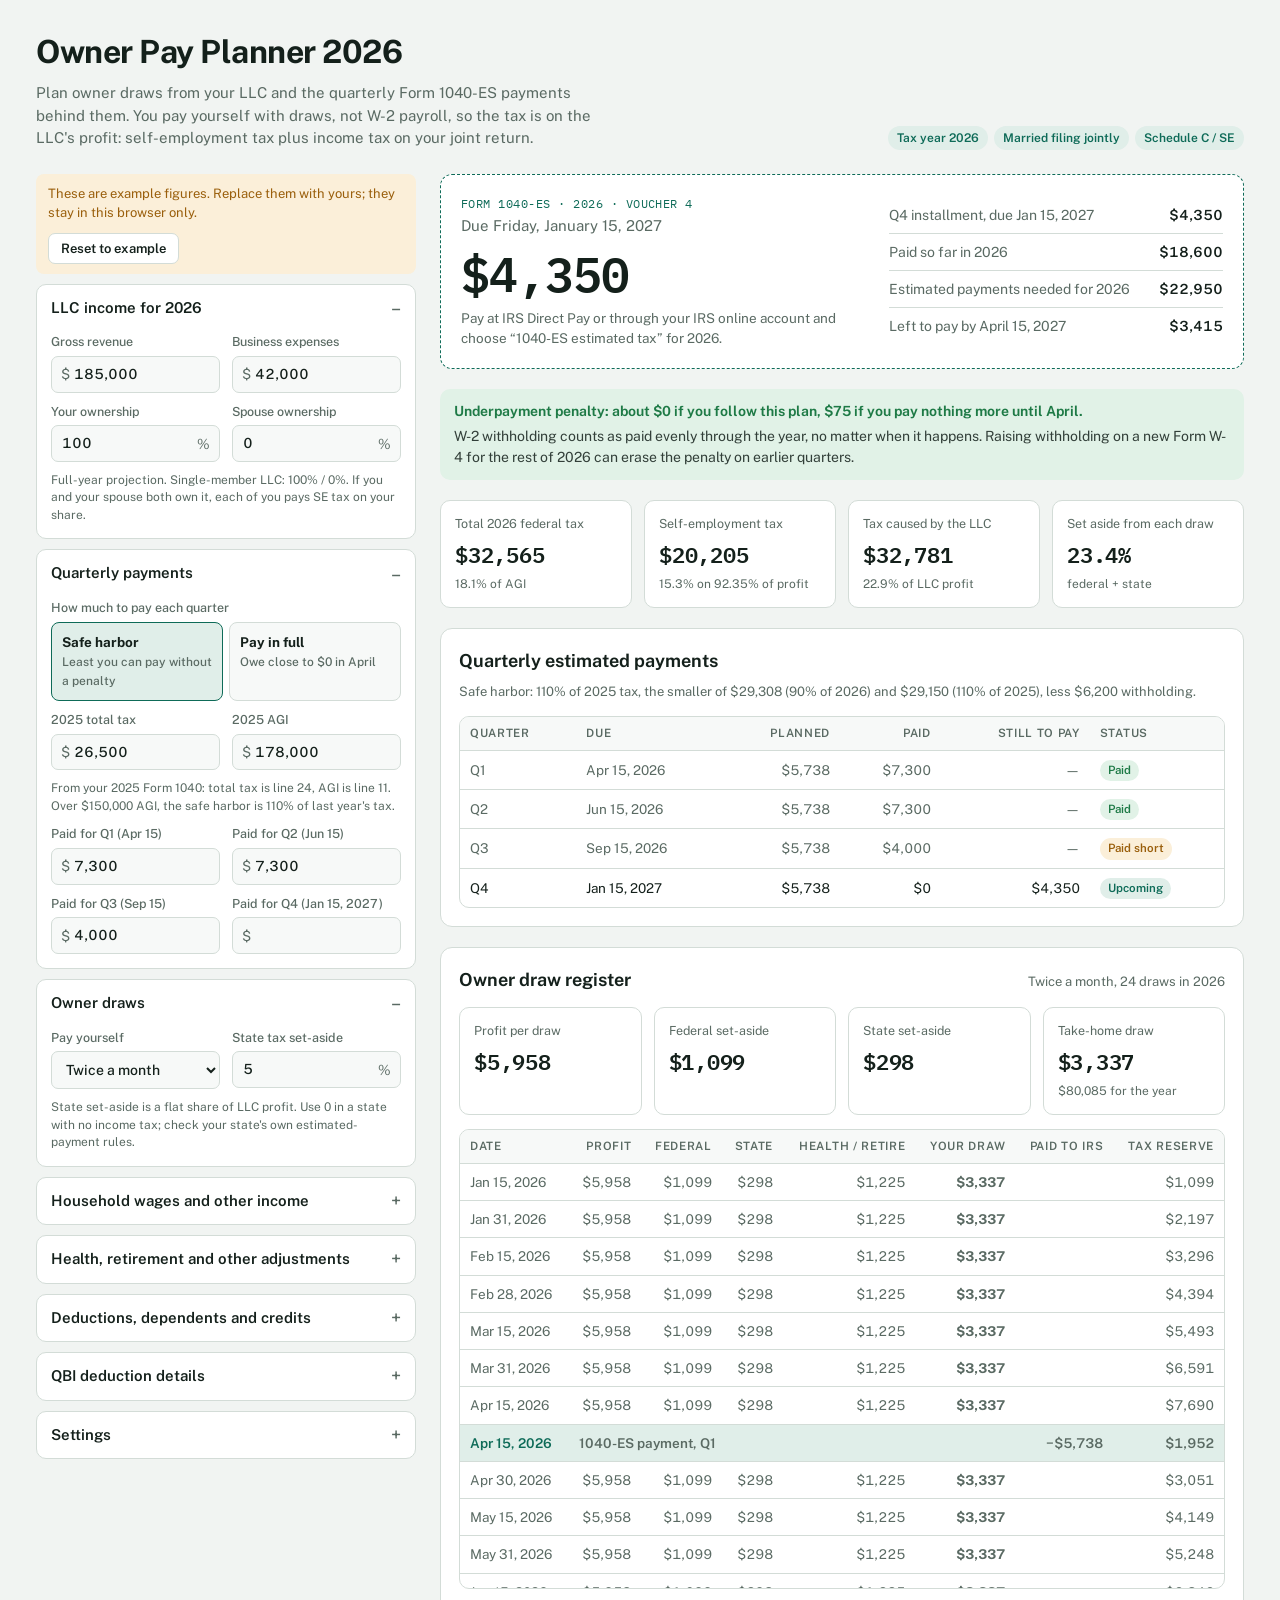
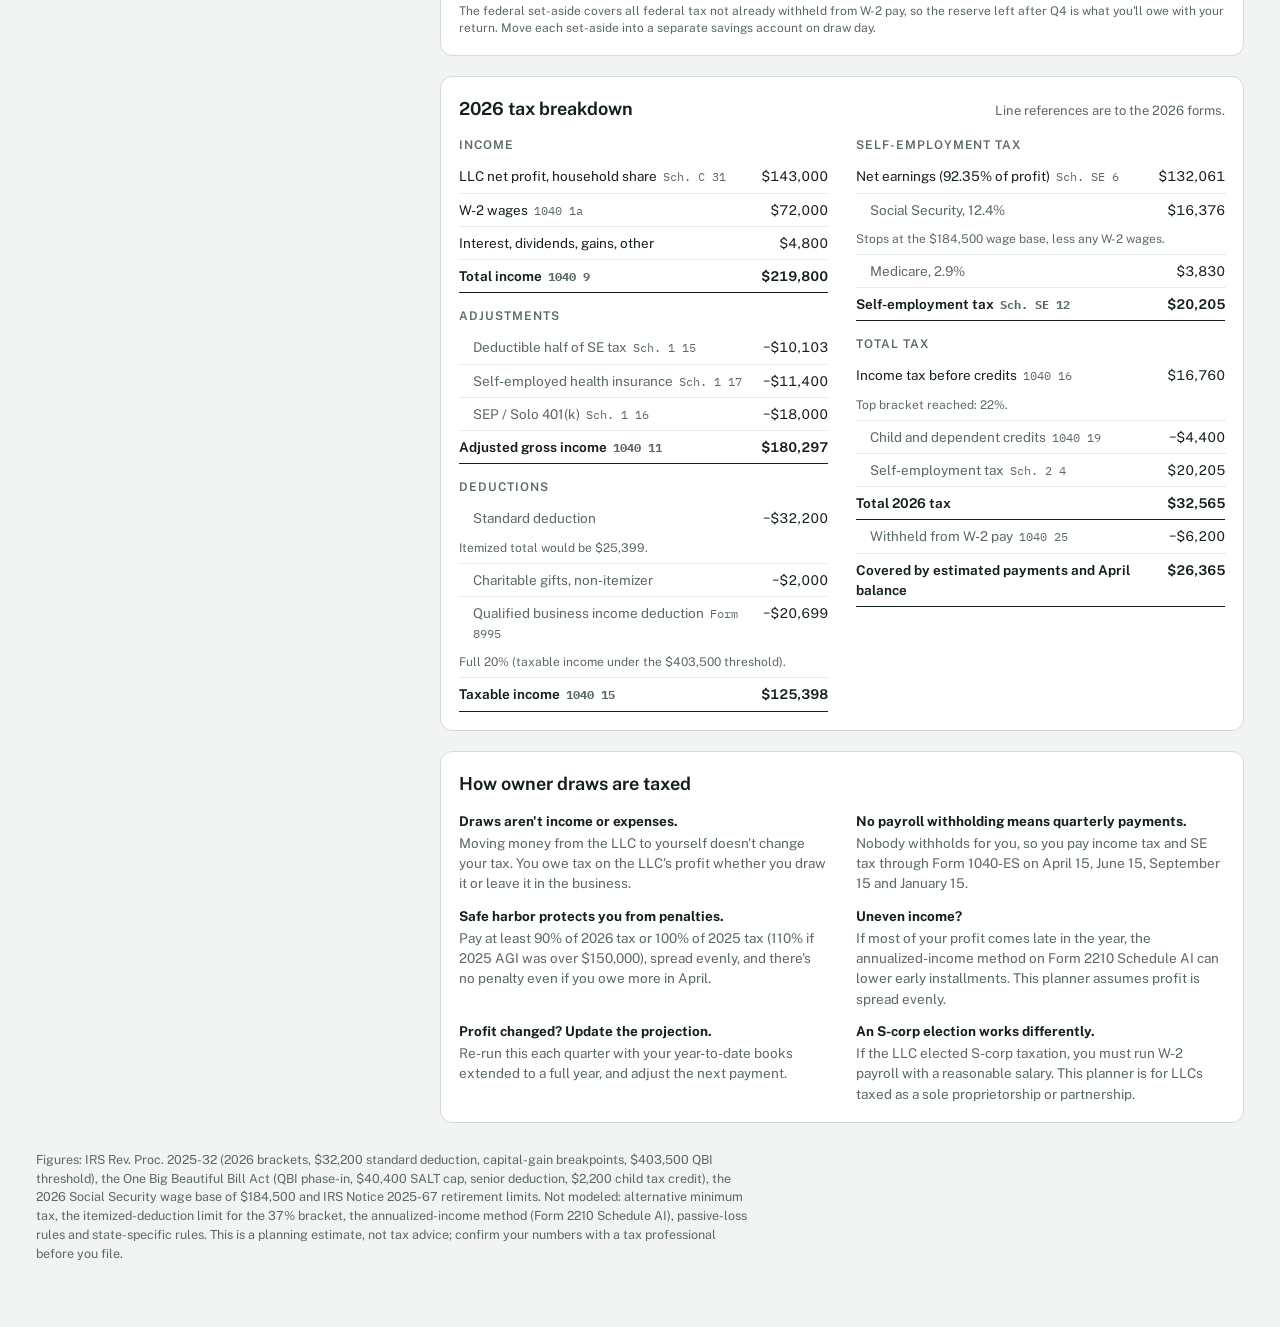
<file: tools/llc-payroll-2026/index.html>
<!doctype html>
<html lang="en">
<head>
<meta charset="utf-8">
<meta name="viewport" content="width=device-width, initial-scale=1, viewport-fit=cover">
<!-- page:start -->
<title>Owner Pay Planner 2026</title>
<link rel="preconnect" href="https://fonts.googleapis.com">
<link rel="preconnect" href="https://fonts.gstatic.com" crossorigin>
<link rel="stylesheet" href="https://fonts.googleapis.com/css2?family=IBM+Plex+Mono:wght@500;600&family=Public+Sans:wght@400;500;600;700&display=swap">
<style>
  :root {
    --ground: #f1f4f2;
    --surface: #ffffff;
    --surface-2: #f7f9f8;
    --ink: #14201b;
    --muted: #5a6a63;
    --line: #d3dcd7;
    --accent: #0e6b58;
    --accent-ink: #ffffff;
    --accent-soft: #e0eee9;
    --good: #1e7a46;
    --good-soft: #e1f2e7;
    --warn: #9a5f0c;
    --warn-soft: #fbefd9;
    --bad: #b3261e;
    --bad-soft: #fbe3e1;
    --sans: 'Public Sans', system-ui, -apple-system, 'Segoe UI', Roboto, sans-serif;
    --mono: 'IBM Plex Mono', ui-monospace, 'SFMono-Regular', Menlo, Consolas, monospace;
  }
  @media (prefers-color-scheme: dark) {
    :root:not([data-theme="light"]) {
      color-scheme: dark;
      --ground: #0d1311;
      --surface: #141c19;
      --surface-2: #19231f;
      --ink: #e2ebe7;
      --muted: #93a49d;
      --line: #27332e;
      --accent: #4cc2a4;
      --accent-ink: #062019;
      --accent-soft: #15302a;
      --good: #5ccf8e;
      --good-soft: #143322;
      --warn: #e8b35c;
      --warn-soft: #3a2a10;
      --bad: #f28b82;
      --bad-soft: #3d1a17;
    }
  }
  :root[data-theme="dark"] {
    color-scheme: dark;
    --ground: #0d1311;
    --surface: #141c19;
    --surface-2: #19231f;
    --ink: #e2ebe7;
    --muted: #93a49d;
    --line: #27332e;
    --accent: #4cc2a4;
    --accent-ink: #062019;
    --accent-soft: #15302a;
    --good: #5ccf8e;
    --good-soft: #143322;
    --warn: #e8b35c;
    --warn-soft: #3a2a10;
    --bad: #f28b82;
    --bad-soft: #3d1a17;
  }

  * { box-sizing: border-box; }
  body {
    margin: 0;
    background: var(--ground);
    color: var(--ink);
    font: 400 15px/1.5 var(--sans);
    -webkit-font-smoothing: antialiased;
  }
  .wrap { max-width: 1240px; margin: 0 auto; padding-inline: 16px; padding-block: 28px 64px; }
  h1, h2, h3 { text-wrap: balance; margin: 0; }
  h1 { font-size: clamp(24px, 3.2vw, 32px); font-weight: 700; letter-spacing: -0.015em; }
  h2 { font-size: 18px; font-weight: 650; }
  h3 { font-size: 12px; font-weight: 600; letter-spacing: 0.08em; text-transform: uppercase; color: var(--muted); }
  p { margin: 0; }
  .num, td.n, .money { font-variant-numeric: tabular-nums; }
  .mono { font-family: var(--mono); font-variant-numeric: tabular-nums; }

  header.top { display: flex; flex-wrap: wrap; align-items: end; justify-content: space-between; gap: 12px 24px; margin-bottom: 24px; }
  header.top .lede { color: var(--muted); max-width: 64ch; margin-top: 6px; }
  .tags { display: flex; flex-wrap: wrap; gap: 6px; }
  .tag { font-size: 12px; font-weight: 600; padding: 3px 9px; border-radius: 999px; background: var(--accent-soft); color: var(--accent); white-space: nowrap; }

  .layout { display: grid; grid-template-columns: minmax(300px, 380px) minmax(0, 1fr); gap: 24px; align-items: start; }
  @media (max-width: 900px) { .layout { grid-template-columns: minmax(0, 1fr); } }

  /* Inputs */
  form.inputs { display: flex; flex-direction: column; gap: 10px; }
  .example-note { font-size: 13px; color: var(--warn); background: var(--warn-soft); padding: 10px 12px; border-radius: 8px; display: flex; gap: 10px; align-items: center; justify-content: space-between; flex-wrap: wrap; }
  .example-note.mine { color: var(--muted); background: var(--surface); border: 1px solid var(--line); }
  details.group { background: var(--surface); border: 1px solid var(--line); border-radius: 10px; }
  details.group > summary { list-style: none; cursor: pointer; padding: 12px 14px; display: flex; justify-content: space-between; align-items: center; gap: 8px; font-weight: 600; }
  details.group > summary::-webkit-details-marker { display: none; }
  details.group > summary::after { content: '+'; color: var(--muted); font-weight: 500; font-size: 18px; line-height: 1; }
  details.group[open] > summary::after { content: '–'; }
  details.group > summary:focus-visible { outline: 2px solid var(--accent); outline-offset: 2px; border-radius: 10px; }
  .group-body { padding: 2px 14px 14px; display: grid; grid-template-columns: 1fr 1fr; gap: 10px 12px; }
  .field { display: flex; flex-direction: column; gap: 4px; min-width: 0; }
  .field.full { grid-column: 1 / -1; }
  .field label, .field .label { font-size: 12.5px; font-weight: 500; color: var(--muted); }
  .hint, .field .hint { font-size: 12px; line-height: 1.45; color: var(--muted); }
  .money-input { position: relative; }
  .money-input::before { content: '$'; position: absolute; left: 10px; top: 50%; transform: translateY(-50%); color: var(--muted); font-size: 14px; pointer-events: none; }
  .money-input.pct::before { content: '%'; left: auto; right: 10px; }
  input[type="text"], input[type="date"], select {
    width: 100%; font: 500 14px/1.2 var(--sans); color: var(--ink); background: var(--surface-2);
    border: 1px solid var(--line); border-radius: 7px; padding: 9px 10px; font-variant-numeric: tabular-nums;
  }
  .money-input input { padding-left: 22px; }
  .money-input.pct input { padding-left: 10px; padding-right: 26px; }
  input:focus-visible, select:focus-visible, button:focus-visible { outline: 2px solid var(--accent); outline-offset: 1px; }
  .check { flex-direction: row; align-items: center; gap: 8px; font-size: 13.5px; color: var(--ink); }
  .check input { width: 16px; height: 16px; accent-color: var(--accent); margin: 0; }
  .seg { display: grid; grid-template-columns: 1fr 1fr; gap: 6px; }
  .seg label { display: block; border: 1px solid var(--line); border-radius: 8px; padding: 9px 10px; cursor: pointer; background: var(--surface-2); font-size: 13px; }
  .seg label strong { display: block; font-size: 13.5px; color: var(--ink); }
  .seg label span { color: var(--muted); font-size: 12px; }
  .seg input { position: absolute; opacity: 0; pointer-events: none; }
  .seg label:has(input:checked) { border-color: var(--accent); background: var(--accent-soft); }
  .seg label:has(input:focus-visible) { outline: 2px solid var(--accent); outline-offset: 1px; }
  button { font: 600 13px/1 var(--sans); border-radius: 7px; padding: 8px 12px; cursor: pointer; border: 1px solid var(--line); background: var(--surface); color: var(--ink); }
  button.primary { background: var(--accent); border-color: var(--accent); color: var(--accent-ink); }

  /* Results */
  .results { display: flex; flex-direction: column; gap: 20px; min-width: 0; }
  .panel { background: var(--surface); border: 1px solid var(--line); border-radius: 12px; padding: 18px; display: flex; flex-direction: column; gap: 14px; min-width: 0; }
  .panel-head { display: flex; justify-content: space-between; align-items: baseline; gap: 8px 16px; flex-wrap: wrap; }
  .panel-head p { color: var(--muted); font-size: 13px; }

  /* 1040-ES voucher */
  .voucher { position: relative; background: var(--surface); border: 1.5px dashed var(--accent); border-radius: 12px; padding: 20px; display: grid; grid-template-columns: minmax(0, 1.2fr) minmax(0, 1fr); gap: 16px 28px; }
  @media (max-width: 620px) { .voucher { grid-template-columns: minmax(0, 1fr); } }
  .voucher .form-id { font-family: var(--mono); font-size: 12px; color: var(--accent); letter-spacing: 0.04em; }
  .voucher .due { font-size: 15px; color: var(--muted); margin-top: 2px; }
  .voucher .amount { font-family: var(--mono); font-weight: 600; font-size: clamp(34px, 5.5vw, 48px); letter-spacing: -0.02em; line-height: 1.1; margin-top: 10px; color: var(--ink); }
  .voucher .sub { color: var(--muted); font-size: 13.5px; margin-top: 8px; max-width: 48ch; }
  .voucher .split { display: flex; flex-direction: column; gap: 8px; align-self: center; }
  .kv { display: flex; justify-content: space-between; gap: 12px; font-size: 14px; border-bottom: 1px solid var(--line); padding-bottom: 7px; }
  .kv:last-child { border-bottom: 0; padding-bottom: 0; }
  .kv span:first-child { color: var(--muted); }
  .kv span:last-child { font-variant-numeric: tabular-nums; font-weight: 600; text-align: right; }

  .stats { display: grid; grid-template-columns: repeat(4, minmax(0, 1fr)); gap: 12px; }
  @media (max-width: 1060px) { .stats { grid-template-columns: repeat(2, minmax(0, 1fr)); } }
  .stat { background: var(--surface); border: 1px solid var(--line); border-radius: 10px; padding: 14px; display: flex; flex-direction: column; gap: 4px; min-width: 0; }
  .stat .v { font-family: var(--mono); font-weight: 600; font-size: 22px; letter-spacing: -0.01em; }
  .stat .k { font-size: 12.5px; color: var(--muted); }
  .stat .d { font-size: 12px; color: var(--muted); }

  .alert { border-radius: 10px; padding: 12px 14px; font-size: 14px; display: flex; flex-direction: column; gap: 4px; }
  .alert.warn { background: var(--warn-soft); color: var(--warn); }
  .alert.bad { background: var(--bad-soft); color: var(--bad); }
  .alert.good { background: var(--good-soft); color: var(--good); }
  .alert strong { font-weight: 650; }
  .alert p { color: var(--ink); opacity: 0.85; }

  .table-wrap { overflow-x: auto; border: 1px solid var(--line); border-radius: 10px; }
  .table-wrap.tall { max-height: 460px; overflow-y: auto; }
  table { border-collapse: collapse; width: 100%; font-size: 13.5px; }
  th, td { padding: 8px 10px; text-align: left; border-bottom: 1px solid var(--line); white-space: nowrap; }
  th { font-size: 11.5px; font-weight: 600; letter-spacing: 0.06em; text-transform: uppercase; color: var(--muted); background: var(--surface-2); position: sticky; top: 0; z-index: 1; }
  td.n, th.n { text-align: right; font-variant-numeric: tabular-nums; }
  tr:last-child td { border-bottom: 0; }
  tr.past td { color: var(--muted); }
  tr.est td { background: var(--accent-soft); font-weight: 600; }
  tr.est td:first-child { color: var(--accent); }
  td.neg { color: var(--bad); }
  .pill { display: inline-block; font-size: 11.5px; font-weight: 600; padding: 2px 8px; border-radius: 999px; }
  .pill.paid { background: var(--good-soft); color: var(--good); }
  .pill.short, .pill.partial { background: var(--warn-soft); color: var(--warn); }
  .pill.missed { background: var(--bad-soft); color: var(--bad); }
  .pill.upcoming { background: var(--accent-soft); color: var(--accent); }

  .ledger { display: grid; grid-template-columns: repeat(2, minmax(0, 1fr)); gap: 16px 28px; }
  @media (max-width: 760px) { .ledger { grid-template-columns: minmax(0, 1fr); } }
  .ledger section { display: flex; flex-direction: column; }
  .ledger h3 { margin-bottom: 6px; }
  .line { display: grid; grid-template-columns: minmax(0, 1fr) auto; gap: 12px; padding: 6px 0; border-bottom: 1px dotted var(--line); font-size: 13.5px; }
  .line .ref { color: var(--muted); font-size: 11.5px; font-family: var(--mono); margin-left: 6px; }
  .line .amt { font-variant-numeric: tabular-nums; text-align: right; }
  .line.total { border-bottom: 1.5px solid var(--ink); font-weight: 650; }
  .line.sub .lbl { padding-left: 14px; color: var(--muted); }
  .line .note { grid-column: 1 / -1; color: var(--muted); font-size: 12px; margin-top: -2px; }

  .notes { display: grid; grid-template-columns: repeat(2, minmax(0, 1fr)); gap: 12px 28px; }
  @media (max-width: 760px) { .notes { grid-template-columns: minmax(0, 1fr); } }
  .notes div { font-size: 13.5px; color: var(--ink); }
  .notes div strong { display: block; margin-bottom: 2px; }
  .notes div p { color: var(--muted); }
  footer.fine { color: var(--muted); font-size: 12.5px; margin-top: 28px; max-width: 90ch; }
  @media (prefers-reduced-motion: no-preference) { .voucher .amount { transition: color .2s; } }
</style>
<!-- head:end -->
</head>
<body>
<div class="wrap">
  <header class="top">
    <div>
      <h1>Owner Pay Planner 2026</h1>
      <p class="lede">Plan owner draws from your LLC and the quarterly Form 1040-ES payments behind them. You pay yourself with draws, not W-2 payroll, so the tax is on the LLC's profit: self-employment tax plus income tax on your joint return.</p>
    </div>
    <div class="tags">
      <span class="tag">Tax year 2026</span>
      <span class="tag">Married filing jointly</span>
      <span class="tag">Schedule C / SE</span>
    </div>
  </header>

  <div class="layout">
    <form class="inputs" id="inputs" autocomplete="off">
      <div class="example-note" id="example-note">
        <span id="example-text">These are example figures. Replace them with yours; they stay in this browser only.</span>
        <button type="button" id="reset">Reset to example</button>
      </div>

      <details class="group" open>
        <summary>LLC income for 2026</summary>
        <div class="group-body">
          <div class="field"><label for="revenue">Gross revenue</label><div class="money-input"><input type="text" inputmode="decimal" id="revenue" name="revenue"></div></div>
          <div class="field"><label for="expenses">Business expenses</label><div class="money-input"><input type="text" inputmode="decimal" id="expenses" name="expenses"></div></div>
          <div class="field"><label for="yourOwnershipPct">Your ownership</label><div class="money-input pct"><input type="text" inputmode="decimal" id="yourOwnershipPct" name="yourOwnershipPct"></div></div>
          <div class="field"><label for="spouseOwnershipPct">Spouse ownership</label><div class="money-input pct"><input type="text" inputmode="decimal" id="spouseOwnershipPct" name="spouseOwnershipPct"></div></div>
          <p class="hint field full">Full-year projection. Single-member LLC: 100% / 0%. If you and your spouse both own it, each of you pays SE tax on your share.</p>
        </div>
      </details>

      <details class="group" open>
        <summary>Quarterly payments</summary>
        <div class="group-body">
          <div class="field full">
            <span class="label">How much to pay each quarter</span>
            <div class="seg" role="radiogroup">
              <label><input type="radio" name="strategy" value="safeHarbor"><strong>Safe harbor</strong><span>Least you can pay without a penalty</span></label>
              <label><input type="radio" name="strategy" value="payInFull"><strong>Pay in full</strong><span>Owe close to $0 in April</span></label>
            </div>
          </div>
          <div class="field"><label for="priorYearTax">2025 total tax</label><div class="money-input"><input type="text" inputmode="decimal" id="priorYearTax" name="priorYearTax" placeholder="Leave blank if unknown"></div></div>
          <div class="field"><label for="priorYearAgi">2025 AGI</label><div class="money-input"><input type="text" inputmode="decimal" id="priorYearAgi" name="priorYearAgi"></div></div>
          <p class="hint field full">From your 2025 Form 1040: total tax is line 24, AGI is line 11. Over $150,000 AGI, the safe harbor is 110% of last year's tax.</p>
          <div class="field"><label for="paid0">Paid for Q1 (Apr 15)</label><div class="money-input"><input type="text" inputmode="decimal" id="paid0" name="paid0"></div></div>
          <div class="field"><label for="paid1">Paid for Q2 (Jun 15)</label><div class="money-input"><input type="text" inputmode="decimal" id="paid1" name="paid1"></div></div>
          <div class="field"><label for="paid2">Paid for Q3 (Sep 15)</label><div class="money-input"><input type="text" inputmode="decimal" id="paid2" name="paid2"></div></div>
          <div class="field"><label for="paid3">Paid for Q4 (Jan 15, 2027)</label><div class="money-input"><input type="text" inputmode="decimal" id="paid3" name="paid3"></div></div>
        </div>
      </details>

      <details class="group" open>
        <summary>Owner draws</summary>
        <div class="group-body">
          <div class="field"><label for="drawFrequency">Pay yourself</label>
            <select id="drawFrequency" name="drawFrequency">
              <option value="weekly">Weekly</option>
              <option value="biweekly">Every two weeks</option>
              <option value="semimonthly">Twice a month</option>
              <option value="monthly">Monthly</option>
              <option value="quarterly">Quarterly</option>
            </select>
          </div>
          <div class="field"><label for="statePct">State tax set-aside</label><div class="money-input pct"><input type="text" inputmode="decimal" id="statePct" name="statePct"></div></div>
          <p class="hint field full">State set-aside is a flat share of LLC profit. Use 0 in a state with no income tax; check your state's own estimated-payment rules.</p>
        </div>
      </details>

      <details class="group">
        <summary>Household wages and other income</summary>
        <div class="group-body">
          <div class="field"><label for="yourW2Wages">Your W-2 wages (other jobs)</label><div class="money-input"><input type="text" inputmode="decimal" id="yourW2Wages" name="yourW2Wages"></div></div>
          <div class="field"><label for="spouseW2Wages">Spouse W-2 wages</label><div class="money-input"><input type="text" inputmode="decimal" id="spouseW2Wages" name="spouseW2Wages"></div></div>
          <div class="field full"><label for="federalWithholding">Federal tax withheld from all W-2s (full year)</label><div class="money-input"><input type="text" inputmode="decimal" id="federalWithholding" name="federalWithholding"></div></div>
          <div class="field"><label for="interest">Taxable interest</label><div class="money-input"><input type="text" inputmode="decimal" id="interest" name="interest"></div></div>
          <div class="field"><label for="ordinaryDividends">Ordinary dividends</label><div class="money-input"><input type="text" inputmode="decimal" id="ordinaryDividends" name="ordinaryDividends"></div></div>
          <div class="field"><label for="qualifiedDividends">Qualified dividends (part of ordinary)</label><div class="money-input"><input type="text" inputmode="decimal" id="qualifiedDividends" name="qualifiedDividends"></div></div>
          <div class="field"><label for="otherIncome">Other income</label><div class="money-input"><input type="text" inputmode="decimal" id="otherIncome" name="otherIncome"></div></div>
          <div class="field"><label for="shortTermGains">Short-term gain / loss</label><div class="money-input"><input type="text" inputmode="decimal" id="shortTermGains" name="shortTermGains"></div></div>
          <div class="field"><label for="longTermGains">Long-term gain / loss</label><div class="money-input"><input type="text" inputmode="decimal" id="longTermGains" name="longTermGains"></div></div>
        </div>
      </details>

      <details class="group">
        <summary>Health, retirement and other adjustments</summary>
        <div class="group-body">
          <div class="field"><label for="seHealthInsurance">Health insurance premiums</label><div class="money-input"><input type="text" inputmode="decimal" id="seHealthInsurance" name="seHealthInsurance"></div></div>
          <div class="field"><label for="retirementContributions">SEP-IRA / Solo 401(k)</label><div class="money-input"><input type="text" inputmode="decimal" id="retirementContributions" name="retirementContributions"></div></div>
          <div class="field"><label for="hsaContributions">HSA contributions</label><div class="money-input"><input type="text" inputmode="decimal" id="hsaContributions" name="hsaContributions"></div></div>
          <div class="field"><label for="otherAdjustments">Other adjustments</label><div class="money-input"><input type="text" inputmode="decimal" id="otherAdjustments" name="otherAdjustments"></div></div>
          <p class="hint field full" id="retirement-hint"></p>
        </div>
      </details>

      <details class="group">
        <summary>Deductions, dependents and credits</summary>
        <div class="group-body">
          <div class="field"><label for="saltPaid">State and local taxes paid</label><div class="money-input"><input type="text" inputmode="decimal" id="saltPaid" name="saltPaid"></div></div>
          <div class="field"><label for="mortgageInterest">Mortgage interest</label><div class="money-input"><input type="text" inputmode="decimal" id="mortgageInterest" name="mortgageInterest"></div></div>
          <div class="field"><label for="charitableCash">Charitable gifts</label><div class="money-input"><input type="text" inputmode="decimal" id="charitableCash" name="charitableCash"></div></div>
          <div class="field"><label for="otherItemized">Other itemized</label><div class="money-input"><input type="text" inputmode="decimal" id="otherItemized" name="otherItemized"></div></div>
          <div class="field"><label for="childrenUnder17">Children under 17</label><input type="text" inputmode="numeric" id="childrenUnder17" name="childrenUnder17"></div>
          <div class="field"><label for="otherDependents">Other dependents</label><input type="text" inputmode="numeric" id="otherDependents" name="otherDependents"></div>
          <div class="field full"><label for="otherCredits">Other nonrefundable credits</label><div class="money-input"><input type="text" inputmode="decimal" id="otherCredits" name="otherCredits"></div></div>
          <label class="field check"><input type="checkbox" id="you65" name="you65"> You are 65 or older</label>
          <label class="field check"><input type="checkbox" id="spouse65" name="spouse65"> Spouse is 65 or older</label>
          <p class="hint field full">The planner uses whichever is larger: the $32,200 standard deduction or your itemized total.</p>
        </div>
      </details>

      <details class="group">
        <summary>QBI deduction details</summary>
        <div class="group-body">
          <label class="field check full"><input type="checkbox" id="sstb" name="sstb"> Service business (consulting, law, health, finance, performing arts…)</label>
          <div class="field"><label for="llcW2WagesPaid">W-2 wages the LLC pays employees</label><div class="money-input"><input type="text" inputmode="decimal" id="llcW2WagesPaid" name="llcW2WagesPaid"></div></div>
          <div class="field"><label for="ubia">Business property cost (UBIA)</label><div class="money-input"><input type="text" inputmode="decimal" id="ubia" name="ubia"></div></div>
          <p class="hint field full">These only matter when 2026 taxable income is above $403,500.</p>
        </div>
      </details>

      <details class="group">
        <summary>Settings</summary>
        <div class="group-body">
          <div class="field"><label for="asOf">Plan as of</label><input type="date" id="asOf" name="asOf"></div>
          <div class="field"><label for="penaltyRatePct">IRS underpayment rate</label><div class="money-input pct"><input type="text" inputmode="decimal" id="penaltyRatePct" name="penaltyRatePct"></div></div>
          <p class="hint field full">The IRS resets the underpayment rate each quarter; the penalty shown is an estimate.</p>
        </div>
      </details>
    </form>

    <main class="results" id="results" aria-live="polite"></main>
  </div>

  <footer class="fine">
    Figures: IRS Rev. Proc. 2025-32 (2026 brackets, $32,200 standard deduction, capital-gain breakpoints, $403,500 QBI threshold), the One Big Beautiful Bill Act (QBI phase-in, $40,400 SALT cap, senior deduction, $2,200 child tax credit), the 2026 Social Security wage base of $184,500 and IRS Notice 2025-67 retirement limits. Not modeled: alternative minimum tax, the itemized-deduction limit for the 37% bracket, the annualized-income method (Form 2210 Schedule AI), passive-loss rules and state-specific rules. This is a planning estimate, not tax advice; confirm your numbers with a tax professional before you file.
  </footer>
</div>

<script src="tax2026.js"></script>
<script>
(function () {
  'use strict';
  const T = globalThis.LLCTax2026;
  const STORE_KEY = 'owner-pay-planner-2026';
  const form = document.getElementById('inputs');
  const out = document.getElementById('results');

  const EXAMPLE = {
    revenue: '185,000', expenses: '42,000', yourOwnershipPct: '100', spouseOwnershipPct: '0',
    strategy: 'safeHarbor', priorYearTax: '26,500', priorYearAgi: '178,000',
    paid0: '7,300', paid1: '7,300', paid2: '4,000', paid3: '',
    drawFrequency: 'semimonthly', statePct: '5',
    yourW2Wages: '0', spouseW2Wages: '72,000', federalWithholding: '6,200',
    interest: '900', ordinaryDividends: '1,400', qualifiedDividends: '1,100', otherIncome: '0',
    shortTermGains: '0', longTermGains: '2,500',
    seHealthInsurance: '11,400', retirementContributions: '18,000', hsaContributions: '0', otherAdjustments: '0',
    saltPaid: '14,000', mortgageInterest: '9,800', charitableCash: '2,500', otherItemized: '0',
    childrenUnder17: '2', otherDependents: '0', otherCredits: '0', you65: false, spouse65: false,
    sstb: false, llcW2WagesPaid: '0', ubia: '0',
    asOf: '', penaltyRatePct: '7',
  };

  const fmt0 = new Intl.NumberFormat('en-US', { style: 'currency', currency: 'USD', maximumFractionDigits: 0 });
  const money = (v) => {
    const r = Math.round(v);
    return (r < 0 ? '−' : '') + fmt0.format(Math.abs(r));
  };
  const pct = (v, d = 1) => (v * 100).toFixed(d).replace(/\.0$/, '') + '%';
  const dateFmt = new Intl.DateTimeFormat('en-US', { month: 'short', day: 'numeric', year: 'numeric', timeZone: 'UTC' });
  const longDate = new Intl.DateTimeFormat('en-US', { weekday: 'long', month: 'long', day: 'numeric', year: 'numeric', timeZone: 'UTC' });
  const d = (iso) => dateFmt.format(new Date(iso + 'T00:00:00Z'));
  const esc = (s) => String(s).replace(/[&<>"]/g, (c) => ({ '&': '&amp;', '<': '&lt;', '>': '&gt;', '"': '&quot;' })[c]);
  const todayIso = () => {
    const n = new Date();
    return new Date(Date.UTC(n.getFullYear(), n.getMonth(), n.getDate())).toISOString().slice(0, 10);
  };

  function readForm() {
    const v = {};
    for (const el of form.elements) {
      if (!el.name) continue;
      if (el.type === 'checkbox') v[el.name] = el.checked;
      else if (el.type === 'radio') { if (el.checked) v[el.name] = el.value; }
      else v[el.name] = el.value;
    }
    return v;
  }

  function writeForm(v) {
    for (const el of form.elements) {
      if (!el.name || !(el.name in v)) continue;
      if (el.type === 'checkbox') el.checked = !!v[el.name];
      else if (el.type === 'radio') el.checked = el.value === v[el.name];
      else el.value = v[el.name] ?? '';
    }
    if (!form.elements.asOf.value) form.elements.asOf.value = todayIso();
  }

  function toEngine(v) {
    return { ...v, estimatedPaid: [v.paid0, v.paid1, v.paid2, v.paid3], asOf: v.asOf || todayIso() };
  }

  function save(v) {
    try { localStorage.setItem(STORE_KEY, JSON.stringify(v)); } catch (_e) { /* storage unavailable */ }
  }
  function load() {
    try { const s = localStorage.getItem(STORE_KEY); return s ? JSON.parse(s) : null; } catch (_e) { return null; }
  }

  const line = (label, amount, opts = {}) =>
    `<div class="line${opts.cls ? ' ' + opts.cls : ''}"><span class="lbl">${label}${opts.ref ? `<span class="ref">${opts.ref}</span>` : ''}</span><span class="amt">${money(amount)}</span>${opts.note ? `<span class="note">${esc(opts.note)}</span>` : ''}</div>`;

  function render(persist) {
    const v = readForm();
    if (persist) save(v);
    const o = T.run(toEngine(v));
    const r = o.result, p = o.plan, dr = o.draws;
    const next = p.nextQuarter;

    document.getElementById('retirement-hint').textContent =
      r.householdProfit > 0
        ? `Your 2026 limit from this LLC is about ${money(o.retirement.sepMax)} for a SEP-IRA or ${money(o.retirement.solo401kMax)} for a Solo 401(k) (under 50; add ${money(o.retirement.catchUp50)} catch-up at 50+). Premiums are deductible only for months neither of you could join an employer's plan.`
        : '';

    // --- Next payment voucher
    let voucher;
    if (next) {
      const amountNow = p.catchUpNow + next.recommended;
      const dueLabel = longDate.format(new Date(next.due + 'T00:00:00Z'));
      voucher = `
      <section class="voucher" aria-label="Next estimated payment">
        <div>
          <div class="form-id">FORM 1040-ES · 2026 · VOUCHER ${next.quarter}</div>
          <div class="due">${p.catchUpNow > 0 ? 'Pay the catch-up now, then the rest by' : 'Due'} ${dueLabel}</div>
          <div class="amount">${money(amountNow)}</div>
          <p class="sub">${p.catchUpNow > 0
            ? `Includes ${money(p.catchUpNow)} to cover earlier quarters that were paid short. Paying it now stops more penalty from building up.`
            : `Pay at IRS Direct Pay or through your IRS online account and choose “1040-ES estimated tax” for 2026.`}</p>
        </div>
        <div class="split">
          ${p.catchUpNow > 0 ? `<div class="kv"><span>Catch-up for earlier quarters, pay now</span><span>${money(p.catchUpNow)}</span></div>` : ''}
          <div class="kv"><span>Q${next.quarter} installment, due ${d(next.due)}</span><span>${money(next.recommended)}</span></div>
          <div class="kv"><span>Paid so far in 2026</span><span>${money(p.paidTotal)}</span></div>
          <div class="kv"><span>Estimated payments needed for 2026</span><span>${money(p.estimatesNeeded)}</span></div>
          <div class="kv"><span>${p.balanceDueAtFiling >= 0 ? 'Left to pay by April 15, 2027' : 'Expected refund'}</span><span>${money(Math.abs(p.balanceDueAtFiling))}</span></div>
        </div>
      </section>`;
    } else {
      voucher = `
      <section class="voucher" aria-label="Balance due with your return">
        <div>
          <div class="form-id">FORM 1040 · 2026 · BALANCE DUE</div>
          <div class="due">All four 2026 installment dates have passed. Pay the rest with your return by April 15, 2027.</div>
          <div class="amount">${money(Math.max(0, p.currentTax - p.withholding - p.paidTotal))}</div>
        </div>
        <div class="split">
          <div class="kv"><span>Paid in estimates</span><span>${money(p.paidTotal)}</span></div>
          <div class="kv"><span>Withholding</span><span>${money(p.withholding)}</span></div>
        </div>
      </section>`;
    }

    // --- Alerts
    const alerts = [];
    if (p.noPenaltyPossible) {
      alerts.push(`<div class="alert good"><strong>No estimated-tax penalty applies.</strong><p>Your 2026 tax after withholding is under $1,000.</p></div>`);
    } else if (p.penaltyIfFollowPlan > 1 || p.penaltyIfNoMorePayments > 1) {
      alerts.push(`<div class="alert ${p.penaltyIfFollowPlan > 1 ? 'warn' : 'good'}"><strong>Underpayment penalty: about ${money(p.penaltyIfFollowPlan)} if you follow this plan, ${money(p.penaltyIfNoMorePayments)} if you pay nothing more until April.</strong>
        <p>${r.input.spouseW2Wages > 0 || r.input.yourW2Wages > 0 ? 'W-2 withholding counts as paid evenly through the year, no matter when it happens. Raising withholding on a new Form W-4 for the rest of 2026 can erase the penalty on earlier quarters.' : 'Paying the catch-up as soon as possible keeps the penalty from growing.'}</p></div>`);
    }
    if (dr.annual.draw < 0) {
      alerts.push(`<div class="alert bad"><strong>Projected profit doesn't cover the tax set-aside and contributions.</strong><p>Draws come to ${money(dr.annual.draw)} for the year. Lower the planned contributions or revisit the profit projection.</p></div>`);
    }
    if (r.householdProfit <= 0) {
      alerts.push(`<div class="alert warn"><strong>The LLC shows no profit, so there is no self-employment tax.</strong><p>A loss reduces your other taxable income.</p></div>`);
    }

    // --- Stats
    const stats = `
      <div class="stats">
        <div class="stat"><span class="k">Total 2026 federal tax</span><span class="v">${money(r.totalTax)}</span><span class="d">${pct(r.effectiveRateOnAgi)} of AGI</span></div>
        <div class="stat"><span class="k">Self-employment tax</span><span class="v">${money(r.seTax)}</span><span class="d">15.3% on 92.35% of profit</span></div>
        <div class="stat"><span class="k">Tax caused by the LLC</span><span class="v">${money(o.llcAttributableTax)}</span><span class="d">${pct(o.llcEffectiveRate)} of LLC profit</span></div>
        <div class="stat"><span class="k">Set aside from each draw</span><span class="v">${pct(dr.setAsideRate)}</span><span class="d">federal + state</span></div>
      </div>`;

    // --- Quarterly schedule
    const qRows = p.quarters.map((q) => `
      <tr class="${q.past ? 'past' : ''}">
        <td>Q${q.quarter}</td>
        <td>${d(q.due)}</td>
        <td class="n">${money(q.planned)}</td>
        <td class="n">${money(q.paid)}</td>
        <td class="n">${q.past ? '—' : money(q.recommended + (q === next ? p.catchUpNow : 0))}</td>
        <td><span class="pill ${q.status}">${{ paid: 'Paid', short: 'Paid short', missed: 'Missed', partial: 'Partly paid', upcoming: 'Upcoming' }[q.status]}</span></td>
      </tr>`).join('');
    const basisText = p.strategy === 'payInFull'
      ? `Paying your full projected 2026 tax (${money(p.currentTax)}) less withholding.`
      : `Safe harbor: ${p.safeHarborBasis}, the smaller of ${money(p.currentYearSafeHarbor)} (90% of 2026)${p.priorYearSafeHarbor != null ? ` and ${money(p.priorYearSafeHarbor)} (${r.input.priorYearAgi > 150000 ? '110%' : '100%'} of 2025)` : '; add your 2025 tax to compare with last year'}, less ${money(p.withholding)} withholding.`;
    const quarterly = `
      <section class="panel">
        <div class="panel-head"><h2>Quarterly estimated payments</h2><p>${esc(basisText)}</p></div>
        <div class="table-wrap"><table>
          <thead><tr><th>Quarter</th><th>Due</th><th class="n">Planned</th><th class="n">Paid</th><th class="n">Still to pay</th><th>Status</th></tr></thead>
          <tbody>${qRows}</tbody>
        </table></div>
      </section>`;

    // --- Draw register
    const regRows = dr.rows.map((row) => row.kind === 'estimate'
      ? `<tr class="est${row.past ? ' past' : ''}"><td>${d(row.date)}</td><td colspan="5">1040-ES payment, Q${row.quarter}</td><td class="n">${money(row.federal)}</td><td class="n${row.reserveBalance < -0.5 ? ' neg' : ''}">${money(row.reserveBalance)}</td></tr>`
      : `<tr class="${row.past ? 'past' : ''}"><td>${d(row.date)}</td><td class="n">${money(row.profit)}</td><td class="n">${money(row.federal)}</td><td class="n">${money(row.state)}</td><td class="n">${money(row.contributions)}</td><td class="n"><strong>${money(row.draw)}</strong></td><td></td><td class="n${row.reserveBalance < -0.5 ? ' neg' : ''}">${money(row.reserveBalance)}</td></tr>`).join('');
    const register = `
      <section class="panel">
        <div class="panel-head">
          <h2>Owner draw register</h2>
          <p>${esc(dr.frequencyLabel)}, ${dr.periods} draws in 2026</p>
        </div>
        <div class="stats">
          <div class="stat"><span class="k">Profit per draw</span><span class="v">${money(dr.per.profit)}</span></div>
          <div class="stat"><span class="k">Federal set-aside</span><span class="v">${money(dr.per.federal)}</span></div>
          <div class="stat"><span class="k">State set-aside</span><span class="v">${money(dr.per.state)}</span></div>
          <div class="stat"><span class="k">Take-home draw</span><span class="v">${money(dr.per.draw)}</span><span class="d">${money(dr.annual.draw)} for the year</span></div>
        </div>
        ${dr.startingCushion > 0.5 ? `<div class="alert warn"><strong>Keep ${money(dr.startingCushion)} extra in the tax account.</strong><p>Payment dates are uneven (Q2 covers only two months), so an even set-aside runs short before one of the due dates. The red balances below show when.</p></div>` : ''}
        <div class="table-wrap tall"><table>
          <thead><tr><th>Date</th><th class="n">Profit</th><th class="n">Federal</th><th class="n">State</th><th class="n">Health / retire</th><th class="n">Your draw</th><th class="n">Paid to IRS</th><th class="n">Tax reserve</th></tr></thead>
          <tbody>${regRows}</tbody>
        </table></div>
        <p class="hint">The federal set-aside covers all federal tax not already withheld from W-2 pay, so the reserve left after Q4 is what you'll owe with your return. Move each set-aside into a separate savings account on draw day.</p>
      </section>`;

    // --- Tax breakdown ledger
    const x = r.input;
    const otherIncomeTotal = x.interest + x.ordinaryDividends + r.capitalGainIncluded + x.otherIncome;
    const ledger = `
      <section class="panel">
        <div class="panel-head"><h2>2026 tax breakdown</h2><p>Line references are to the 2026 forms.</p></div>
        <div class="ledger">
          <section>
            <h3>Income</h3>
            ${line('LLC net profit, household share', r.householdProfit, { ref: 'Sch. C 31' })}
            ${line('W-2 wages', x.yourW2Wages + x.spouseW2Wages, { ref: '1040 1a' })}
            ${otherIncomeTotal ? line('Interest, dividends, gains, other', otherIncomeTotal) : ''}
            ${line('Total income', r.totalIncome, { cls: 'total', ref: '1040 9' })}
            <h3 style="margin-top:14px">Adjustments</h3>
            ${line('Deductible half of SE tax', -r.halfSeTax, { ref: 'Sch. 1 15', cls: 'sub' })}
            ${r.seHealthDeduction ? line('Self-employed health insurance', -r.seHealthDeduction, { ref: 'Sch. 1 17', cls: 'sub' }) : ''}
            ${r.retirementDeduction ? line('SEP / Solo 401(k)', -r.retirementDeduction, { ref: 'Sch. 1 16', cls: 'sub' }) : ''}
            ${x.hsaContributions ? line('HSA', -x.hsaContributions, { ref: 'Sch. 1 13', cls: 'sub' }) : ''}
            ${x.otherAdjustments ? line('Other adjustments', -x.otherAdjustments, { cls: 'sub' }) : ''}
            ${line('Adjusted gross income', r.agi, { cls: 'total', ref: '1040 11' })}
            <h3 style="margin-top:14px">Deductions</h3>
            ${line(r.itemizes ? 'Itemized deductions' : 'Standard deduction', -r.deduction, { cls: 'sub', note: r.itemizes ? `Includes ${money(r.saltAllowed)} state and local tax (limit ${money(r.saltLimit)}).` : `Itemized total would be ${money(r.itemizedDeduction)}.` })}
            ${r.nonItemizerCharity ? line('Charitable gifts, non-itemizer', -r.nonItemizerCharity, { cls: 'sub' }) : ''}
            ${r.seniorDeduction ? line('Senior deduction', -r.seniorDeduction, { cls: 'sub' }) : ''}
            ${line('Qualified business income deduction', -r.qbiDeduction, { ref: 'Form 8995', cls: 'sub', note: r.qbiNote })}
            ${line('Taxable income', r.taxableIncome, { cls: 'total', ref: '1040 15' })}
          </section>
          <section>
            <h3>Self-employment tax</h3>
            ${line('Net earnings (92.35% of profit)', r.netSeEarnings, { ref: 'Sch. SE 6' })}
            ${line('Social Security, 12.4%', r.se.you.socialSecurity + r.se.spouse.socialSecurity, { cls: 'sub', note: 'Stops at the $184,500 wage base, less any W-2 wages.' })}
            ${line('Medicare, 2.9%', r.se.you.medicare + r.se.spouse.medicare, { cls: 'sub' })}
            ${line('Self-employment tax', r.seTax, { cls: 'total', ref: 'Sch. SE 12' })}
            <h3 style="margin-top:14px">Total tax</h3>
            ${line('Income tax before credits', r.incomeTaxBeforeCredits, { ref: '1040 16', note: `Top bracket reached: ${pct(r.marginalRate, 0)}.` })}
            ${r.ctcNonrefundable ? line('Child and dependent credits', -r.ctcNonrefundable, { ref: '1040 19', cls: 'sub' }) : ''}
            ${r.otherCreditsUsed ? line('Other credits', -r.otherCreditsUsed, { cls: 'sub' }) : ''}
            ${line('Self-employment tax', r.seTax, { ref: 'Sch. 2 4', cls: 'sub' })}
            ${r.additionalMedicare ? line('Additional Medicare tax, 0.9%', r.additionalMedicare, { ref: 'Form 8959', cls: 'sub' }) : ''}
            ${r.niit ? line('Net investment income tax, 3.8%', r.niit, { ref: 'Form 8960', cls: 'sub' }) : ''}
            ${r.refundableCtc ? line('Refundable child tax credit', -r.refundableCtc, { ref: '1040 28', cls: 'sub' }) : ''}
            ${line('Total 2026 tax', r.totalTax, { cls: 'total' })}
            ${line('Withheld from W-2 pay', -p.withholding, { ref: '1040 25', cls: 'sub' })}
            ${line('Covered by estimated payments and April balance', Math.max(0, r.totalTax - p.withholding), { cls: 'total' })}
          </section>
        </div>
      </section>`;

    const notes = `
      <section class="panel">
        <div class="panel-head"><h2>How owner draws are taxed</h2></div>
        <div class="notes">
          <div><strong>Draws aren't income or expenses.</strong><p>Moving money from the LLC to yourself doesn't change your tax. You owe tax on the LLC's profit whether you draw it or leave it in the business.</p></div>
          <div><strong>No payroll withholding means quarterly payments.</strong><p>Nobody withholds for you, so you pay income tax and SE tax through Form 1040-ES on April 15, June 15, September 15 and January 15.</p></div>
          <div><strong>Safe harbor protects you from penalties.</strong><p>Pay at least 90% of 2026 tax or 100% of 2025 tax (110% if 2025 AGI was over $150,000), spread evenly, and there's no penalty even if you owe more in April.</p></div>
          <div><strong>Uneven income?</strong><p>If most of your profit comes late in the year, the annualized-income method on Form 2210 Schedule AI can lower early installments. This planner assumes profit is spread evenly.</p></div>
          <div><strong>Profit changed? Update the projection.</strong><p>Re-run this each quarter with your year-to-date books extended to a full year, and adjust the next payment.</p></div>
          <div><strong>An S-corp election works differently.</strong><p>If the LLC elected S-corp taxation, you must run W-2 payroll with a reasonable salary. This planner is for LLCs taxed as a sole proprietorship or partnership.</p></div>
        </div>
      </section>`;

    out.innerHTML = voucher + alerts.join('') + stats + quarterly + register + ledger + notes;
  }

  const note = document.getElementById('example-note');
  const noteText = document.getElementById('example-text');
  function markExample(isExample) {
    note.classList.toggle('mine', !isExample);
    noteText.textContent = isExample
      ? 'These are example figures. Replace them with yours; they stay in this browser only.'
      : 'Your figures are saved in this browser only.';
  }
  const saved = load();
  writeForm(saved || EXAMPLE);
  markExample(!saved);
  const onEdit = () => { markExample(false); render(true); };
  form.addEventListener('input', onEdit);
  form.addEventListener('change', onEdit);
  form.addEventListener('submit', (e) => e.preventDefault());
  document.getElementById('reset').addEventListener('click', () => {
    writeForm({ ...EXAMPLE, asOf: todayIso() });
    try { localStorage.removeItem(STORE_KEY); } catch (_e) { /* storage unavailable */ }
    markExample(true);
    render(false);
  });
  render(false);
})();
</script>
<!-- page:end -->
</body>
</html>
</file>
